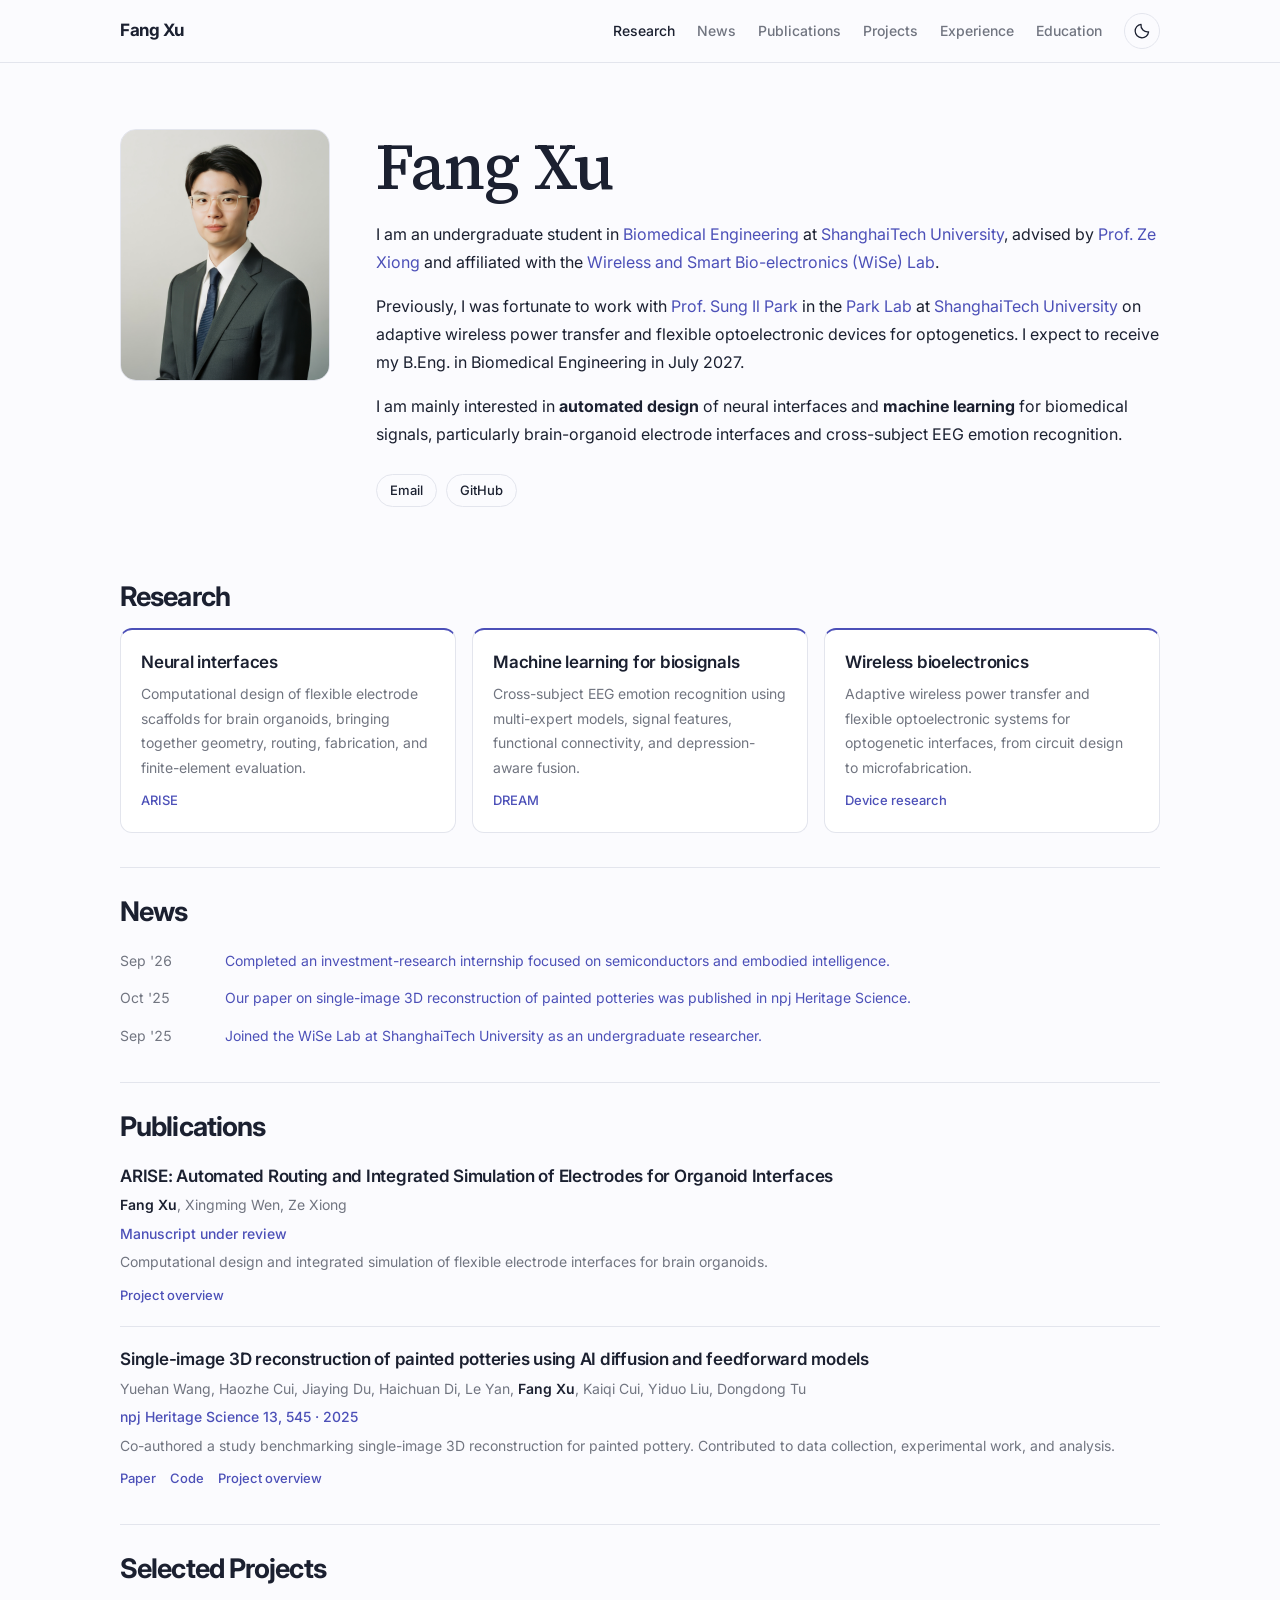
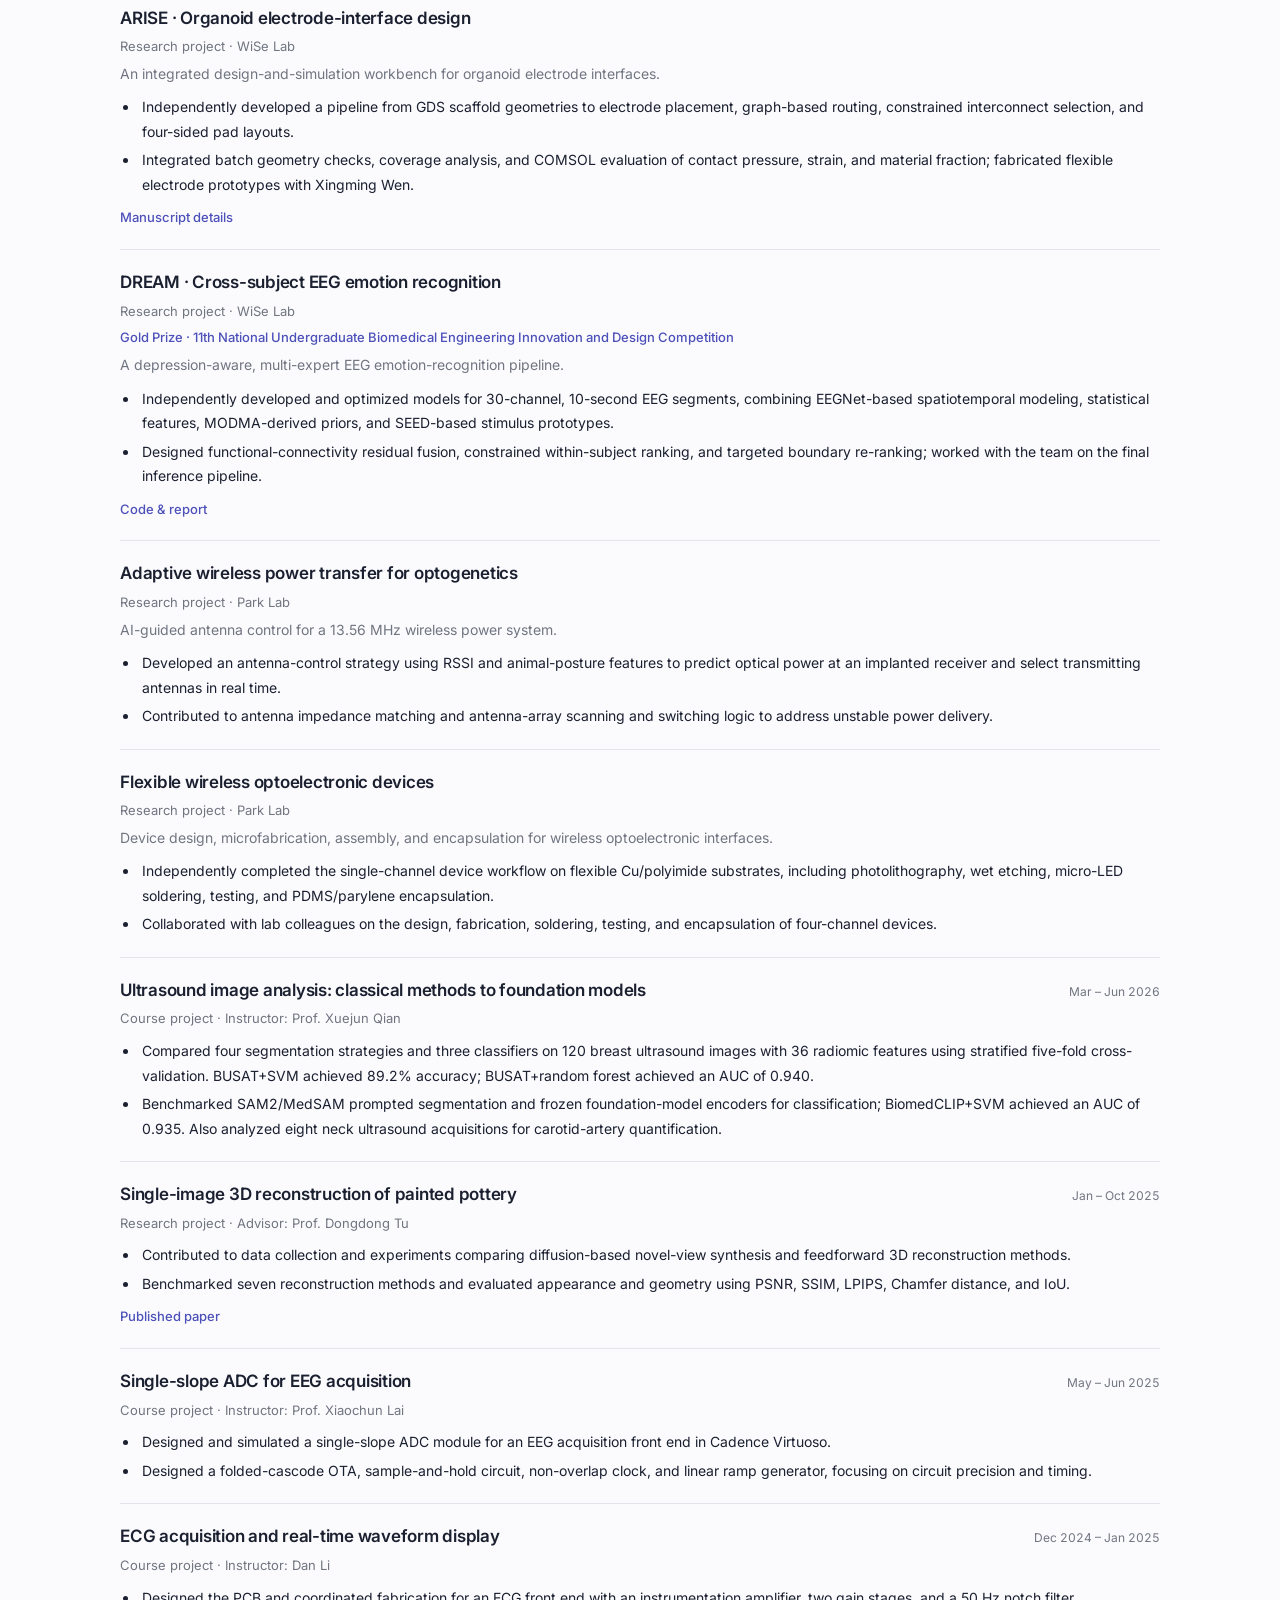
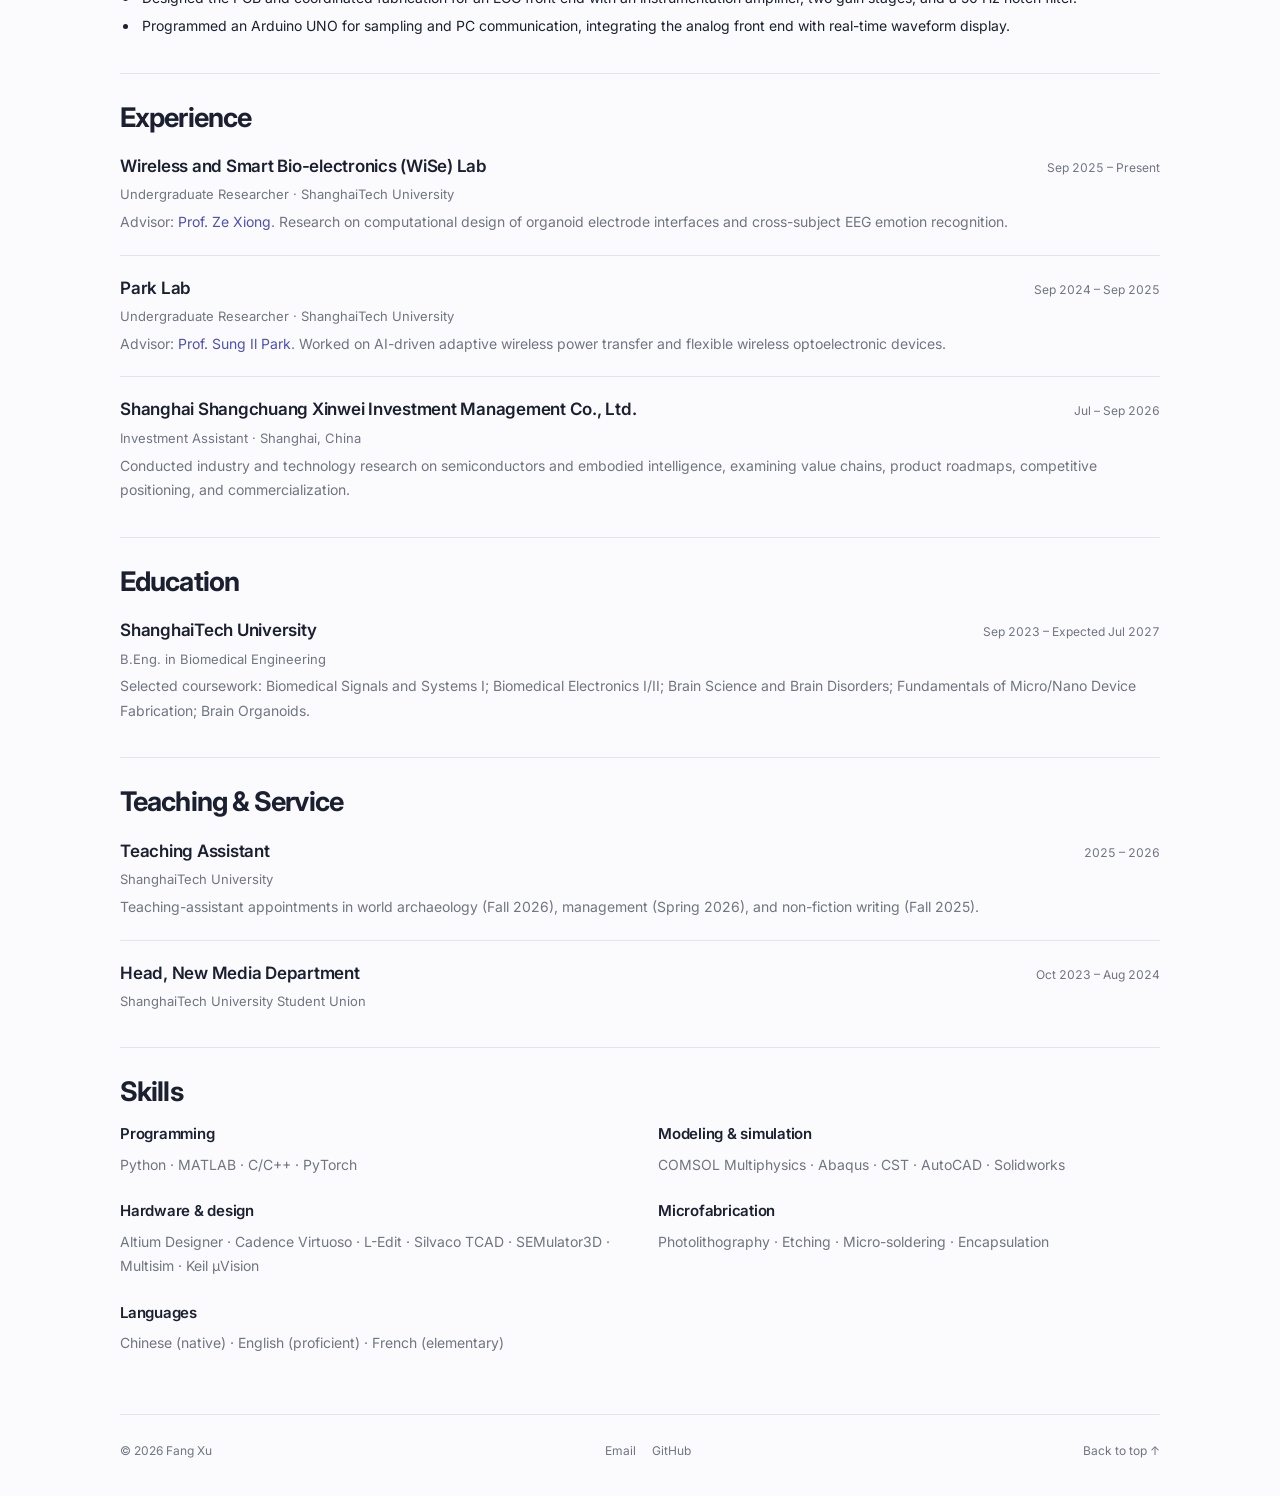
<file: index.html>
<!doctype html>
<html lang="en" data-theme="light">
<head>
  <meta charset="utf-8">
  <meta name="viewport" content="width=device-width, initial-scale=1">
  <meta name="robots" content="noindex, nofollow, nosnippet, noimageindex">
  <meta name="description" content="Fang Xu is a biomedical engineering undergraduate at ShanghaiTech University, working on neural interfaces, computational design, and machine learning for biomedical signals.">
  <meta name="author" content="Fang Xu">
  <meta property="og:title" content="Fang Xu · Biomedical Engineering">
  <meta property="og:description" content="Neural interfaces, computational design, and machine learning for biomedical signals. ShanghaiTech University.">
  <meta property="og:image" content="https://freddy-hexas.github.io/assets/portrait.jpg">
  <meta property="og:type" content="website">
  <meta name="color-scheme" content="light dark">
  <title>Fang Xu</title>
  <script>
    (() => {
      let saved;
      try { saved = localStorage.getItem('homepage-theme'); } catch {}
      const dark = saved ? saved === 'dark' : matchMedia('(prefers-color-scheme: dark)').matches;
      document.documentElement.dataset.theme = dark ? 'dark' : 'light';
    })();
  </script>
  <link rel="icon" type="image/svg+xml" href="favicon.svg">
  <link rel="preload" href="assets/fonts/source-serif-4-latin-500.woff2" as="font" type="font/woff2" crossorigin>
  <link rel="preconnect" href="https://fonts.googleapis.com">
  <link rel="preconnect" href="https://fonts.gstatic.com" crossorigin>
  <link href="https://fonts.googleapis.com/css2?family=Inter:wght@400;500;600;700&display=swap" rel="stylesheet">
  <link rel="stylesheet" href="styles.css">
  <script defer src="site.js"></script>
</head>
<body>
  <a class="skip-link" href="#main">Skip to content</a>
  <nav class="site-nav" aria-label="Main navigation">
    <div class="wrap nav-inner">
      <a class="brand" href="#about" data-name>Fang Xu</a>
      <div class="nav-links" id="nav-links">
        <a href="#research">Research</a>
        <a href="#news">News</a>
        <a href="#publications">Publications</a>
        <a href="#projects">Projects</a>
        <a href="#experience">Experience</a>
        <a href="#education">Education</a>
      </div>
      <button class="icon-button theme-toggle" id="theme-toggle" type="button" aria-label="Switch to dark theme" aria-pressed="false">
        <svg class="moon" aria-hidden="true" viewBox="0 0 24 24"><path d="M20.8 13.2A8.9 8.9 0 0 1 10.7 3.1 9 9 0 1 0 20.8 13.2Z"/></svg>
        <svg class="sun" aria-hidden="true" viewBox="0 0 24 24"><circle cx="12" cy="12" r="4"/><path d="M12 2v2m0 16v2M2 12h2m16 0h2M4.9 4.9l1.4 1.4m11.4 11.4 1.4 1.4M4.9 19.1l1.4-1.4M17.7 6.3l1.4-1.4"/></svg>
      </button>
      <button class="icon-button menu-toggle" id="menu-toggle" type="button" aria-label="Open navigation" aria-expanded="false" aria-controls="nav-links">
        <svg aria-hidden="true" viewBox="0 0 24 24"><path d="M4 6h16M4 12h16M4 18h16"/></svg>
      </button>
    </div>
  </nav>

  <main class="wrap" id="main">
    <header class="hero" id="about">
      <div class="portrait" id="portrait">
        <img src="assets/portrait.jpg" alt="Portrait of Fang Xu" width="420" height="504" fetchpriority="high" decoding="async">
      </div>
      <div class="hero-copy">
        <div class="name-row">
          <h1 data-name>Fang Xu</h1>
          <span class="name-chinese" id="name-chinese" lang="zh-CN" hidden></span>
        </div>
        <p class="tagline" id="tagline" hidden></p>
        <div class="biography" id="biography">
          <p>I am an undergraduate student in <a href="https://bme.shanghaitech.edu.cn/bme_en/" target="_blank" rel="noopener noreferrer">Biomedical Engineering</a> at <a href="https://www.shanghaitech.edu.cn/en/" target="_blank" rel="noopener noreferrer">ShanghaiTech University</a>, advised by <a href="https://bme.shanghaitech.edu.cn/bme_en/2021/0326/c8252a1073789/page.htm" target="_blank" rel="noopener noreferrer">Prof. Ze Xiong</a> and affiliated with the <a href="https://xiong-group.com/" target="_blank" rel="noopener noreferrer">Wireless and Smart Bio-electronics (WiSe) Lab</a>.</p>
          <p>Previously, I was fortunate to work with <a href="https://bme.shanghaitech.edu.cn/bme_en/2021/0326/c8252a1087808/page.htm" target="_blank" rel="noopener noreferrer">Prof. Sung Il Park</a> in the <a href="https://parklab.bme.shanghaitech.edu.cn/" target="_blank" rel="noopener noreferrer">Park Lab</a> at <a href="https://www.shanghaitech.edu.cn/en/" target="_blank" rel="noopener noreferrer">ShanghaiTech University</a> on adaptive wireless power transfer and flexible optoelectronic devices for optogenetics. I expect to receive my B.Eng. in Biomedical Engineering in July 2027.</p>
          <p>I am mainly interested in <strong>automated design</strong> of neural interfaces and <strong>machine learning</strong> for biomedical signals, particularly brain-organoid electrode interfaces and cross-subject EEG emotion recognition.</p>
        </div>
        <div class="profile-links" id="profile-links" aria-label="Profile links">
          <a class="pill" href="mailto:xufang2023@shanghaitech.edu.cn">Email</a>
          <a class="pill" href="https://github.com/Freddy-Hexas" target="_blank" rel="noopener noreferrer">GitHub <span aria-hidden="true">↗</span></a>
        </div>
      </div>
    </header>

    <section class="section" id="research" aria-labelledby="research-title">
      <h2 id="research-title">Research</h2>
      <div class="research-grid" id="research-content"></div>
    </section>

    <section class="section" id="news" aria-labelledby="news-title">
      <h2 id="news-title">News</h2>
      <div id="news-content"></div>
    </section>

    <section class="section" id="publications" aria-labelledby="publications-title">
      <h2 id="publications-title">Publications</h2>
      <div id="publications-content"></div>
    </section>

    <section class="section" id="projects" aria-labelledby="projects-title">
      <h2 id="projects-title">Selected Projects</h2>
      <div id="projects-content"></div>
    </section>

    <section class="section" id="experience" aria-labelledby="experience-title">
      <h2 id="experience-title">Experience</h2>
      <div id="experience-content"></div>
    </section>

    <section class="section" id="education" aria-labelledby="education-title">
      <h2 id="education-title">Education</h2>
      <div id="education-content"></div>
    </section>

    <section class="section" id="service" aria-labelledby="service-title">
      <h2 id="service-title">Teaching &amp; Service</h2>
      <div id="service-content"></div>
    </section>

    <section class="section" id="skills" aria-labelledby="skills-title">
      <h2 id="skills-title">Skills</h2>
      <div class="skills-grid" id="skills-content"></div>
    </section>
    <p class="content-error" id="content-error" role="status" hidden>Content is temporarily unavailable. Please try again later.</p>
  </main>

  <footer class="wrap site-footer">
    <p>© <span id="year">2026</span> <span data-name>Fang Xu</span></p>
    <div class="footer-links" id="footer-links" aria-label="Contact links"></div>
    <a href="#about" class="back-to-top">Back to top <span aria-hidden="true">↑</span></a>
  </footer>
</body>
</html>
</file>
<file: styles.css>
@font-face {
  font-family: "Source Serif 4";
  font-style: normal;
  font-weight: 500;
  font-display: swap;
  src: url("assets/fonts/source-serif-4-latin-500.woff2") format("woff2");
}
:root {
  color-scheme: light;
  --background: #fbfbfe;
  --surface: #ffffff;
  --text: #1b2030;
  --muted: #717580;
  --line: #e3e5ed;
  --accent: #4c50b8;
  --soft: #f0f0f8;
  --nav-background: rgb(251 251 254 / 95%);
  --radius: 16px;
  font-family: Inter, -apple-system, BlinkMacSystemFont, "Segoe UI", "PingFang SC", "Microsoft YaHei", sans-serif;
  font-synthesis: none;
}
:root[data-theme="dark"] {
  color-scheme: dark;
  --background: #141720;
  --surface: #1b1f2b;
  --text: #eceef7;
  --muted: #a3a8b9;
  --line: #303544;
  --accent: #b2b5ff;
  --soft: #232738;
  --nav-background: rgb(20 23 32 / 95%);
}
* { box-sizing: border-box; }
html { scroll-behavior: smooth; scroll-padding-top: 100px; }
body { margin: 0; background: var(--background); color: var(--text); font-size: 16px; line-height: 1.75; -webkit-font-smoothing: antialiased; }
[hidden] { display: none !important; }
button, a { -webkit-tap-highlight-color: transparent; }
a { color: var(--accent); text-decoration: none; text-underline-offset: 4px; }
a:hover { text-decoration: underline; }
a, button, summary { touch-action: manipulation; }
a:focus-visible, button:focus-visible, summary:focus-visible { outline: 3px solid var(--accent); outline-offset: 5px; border-radius: 4px; }
button { font: inherit; }
svg { display: block; }
.wrap { width: min(1040px, calc(100% - 56px)); margin-inline: auto; }
.muted { color: var(--muted); }
.skip-link { position: fixed; z-index: 100; top: 12px; left: 12px; transform: translateY(-160%); padding: 8px 16px; background: var(--surface); border: 1px solid var(--line); }
.skip-link:focus { transform: translateY(0); }
.site-nav { position: sticky; top: 0; z-index: 10; background: var(--nav-background); border-bottom: 1px solid var(--line); backdrop-filter: blur(16px); }
.nav-inner { display: flex; gap: 22px; align-items: center; min-height: 62px; }
.brand { margin-right: auto; color: var(--text); font-weight: 700; font-size: 17px; letter-spacing: -.5px; white-space: nowrap; }
.brand:hover { text-decoration: none; color: var(--accent); }
.nav-links { display: flex; align-items: center; gap: 22px; }
.nav-links a { color: var(--muted); font-size: 14px; font-weight: 500; white-space: nowrap; }
.nav-links a:hover, .nav-links a[aria-current="location"] { color: var(--text); }
.icon-button { display: inline-grid; place-items: center; flex-shrink: 0; width: 36px; height: 36px; padding: 8px; border: 1px solid var(--line); border-radius: 50%; color: var(--text); background: transparent; cursor: pointer; }
.icon-button:hover { background: var(--soft); }
.icon-button svg { width: 18px; height: 18px; fill: none; stroke: currentColor; stroke-width: 1.7; stroke-linecap: round; stroke-linejoin: round; }
.theme-toggle .sun, [data-theme="dark"] .theme-toggle .moon { display: none; }
[data-theme="dark"] .theme-toggle .sun { display: block; }
.menu-toggle { display: none; }
.hero { display: grid; grid-template-columns: 210px minmax(0, 1fr); gap: 46px; align-items: start; padding-block: 66px 72px; }
.portrait { width: 210px; aspect-ratio: 5 / 6; border-radius: var(--radius); overflow: hidden; background: var(--soft); border: 1px solid var(--line); }
.portrait img { display: block; width: 100%; height: 100%; object-fit: cover; object-position: 50% 25%; }
.portrait-placeholder { height: 100%; display: flex; flex-direction: column; align-items: center; justify-content: center; gap: 18px; color: var(--muted); }
.portrait-placeholder svg { width: 88px; height: 105px; fill: none; stroke: currentColor; stroke-width: 1.25; opacity: .45; }
.portrait-placeholder span { font-size: 11px; letter-spacing: .05em; }
.hero-copy { min-width: 0; }
.name-row { display: flex; align-items: baseline; gap: 22px; flex-wrap: wrap; }
h1 { font-family: "Source Serif 4", Georgia, "Times New Roman", serif; font-size: 64px; font-weight: 500; letter-spacing: -1px; line-height: 1.2; margin: 0 0 14px; overflow-wrap: anywhere; }
.name-chinese { font-size: 21px; font-weight: 600; letter-spacing: .15em; color: var(--muted); }
.tagline { margin: 0 0 16px; font-weight: 500; }
.biography p { margin: 0 0 16px; overflow-wrap: anywhere; }
.biography p:last-child { margin-bottom: 0; }
.profile-links { display: flex; flex-wrap: wrap; gap: 9px; margin-top: 26px; }
.pill { display: inline-flex; align-items: center; gap: 9px; padding: 4px 13px; border: 1px solid var(--line); border-radius: 100px; color: var(--text); font-size: 13px; font-weight: 500; }
.pill:hover { text-decoration: none; border-color: var(--accent); color: var(--accent); background: var(--surface); }
.pill span { color: var(--muted); font-size: 13px; }
.section { padding: 26px 0 34px; border-bottom: 1px solid var(--line); scroll-margin-top: 10px; }
.section:first-of-type { padding-top: 0; }
.section:last-of-type { border-bottom: 0; padding-bottom: 58px; }
h2 { margin: 0 0 13px; font-size: 27px; letter-spacing: -.9px; line-height: 1.35; font-weight: 700; }
h3 { font-size: 17px; font-weight: 600; line-height: 1.5; margin: 0 0 7px; letter-spacing: -.25px; overflow-wrap: anywhere; }
h3 a { color: var(--text); }
h3 a:hover { color: var(--accent); }
p { margin-top: 0; }
.empty-state { margin: 0; color: var(--muted); font-size: 14px; }
.research-grid { display: grid; grid-template-columns: repeat(3, minmax(0, 1fr)); gap: 16px; }
.research-grid > .empty-state { grid-column: 1 / -1; }
.research-area { border: 1px solid var(--line); border-top: 2px solid var(--accent); background: var(--surface); border-radius: 12px; padding: 20px; }
.research-area p { color: var(--muted); font-size: 14px; margin: 0; }
.timeline { display: grid; gap: 13px; margin: 0; padding: 5px 0 0; list-style: none; }
.timeline li { display: grid; grid-template-columns: 83px minmax(0, 1fr); gap: 22px; font-size: 14px; }
.entry-date { color: var(--muted); font-variant-numeric: tabular-nums; white-space: nowrap; }
.timeline p { margin: 0; overflow-wrap: anywhere; }
.earlier-news { margin-top: 17px; font-size: 13px; }
.earlier-news summary { color: var(--accent); cursor: pointer; width: fit-content; }
.earlier-news .timeline { padding-top: 14px; }
.entry { padding-block: 20px; border-bottom: 1px solid var(--line); }
.entry:first-child { padding-top: 5px; }
.entry:last-child { border-bottom: 0; padding-bottom: 0; }
.entry-heading { display: flex; align-items: baseline; justify-content: space-between; gap: 22px; }
.entry-heading h3 { margin-bottom: 0; }
.entry-period { flex-shrink: 0; color: var(--muted); font-size: 12px; font-variant-numeric: tabular-nums; }
.entry p { margin: 4px 0 0; font-size: 14px; overflow-wrap: anywhere; }
.entry .entry-role { font-size: 13px; color: var(--muted); }
.entry .venue { color: var(--accent); font-weight: 500; }
.entry .entry-highlight { color: var(--accent); font-size: 13px; font-weight: 500; }
.entry .description, .entry .authors { color: var(--muted); }
.entry .authors strong { color: var(--text); font-weight: 600; }
.entry-bullets { margin: 9px 0 0; padding-left: 19px; font-size: 14px; }
.entry-bullets li { padding-left: 3px; margin-top: 4px; overflow-wrap: anywhere; }
.entry-links { display: flex; flex-wrap: wrap; gap: 14px; margin-top: 9px; font-size: 13px; font-weight: 500; }
.skills-grid { display: grid; grid-template-columns: repeat(2, minmax(0, 1fr)); gap: 23px 36px; }
.skill-item h3 { font-size: 15px; }
.skill-item p { margin: 0; color: var(--muted); font-size: 14px; overflow-wrap: anywhere; }
.post-title { font-size: 15px; }
.content-error { color: var(--muted); padding: 16px 0; }
.site-footer { display: flex; justify-content: space-between; align-items: center; gap: 20px; padding-block: 25px 35px; border-top: 1px solid var(--line); color: var(--muted); font-size: 12px; }
.site-footer p { margin: 0; }
.footer-links { display: flex; flex-wrap: wrap; gap: 16px; }
.footer-links a { color: var(--muted); }
.back-to-top { color: var(--muted); white-space: nowrap; }
.scroll-reveal {
  opacity: 0;
  transform: translateY(32px) scale(.985);
  transition: opacity 1s cubic-bezier(.2, .8, .2, 1), transform 1s cubic-bezier(.2, .8, .2, 1);
  transition-delay: var(--reveal-delay, 0ms);
}
.scroll-reveal.is-visible { opacity: 1; transform: translateY(0) scale(1); }
@media (max-width: 900px) {
  .nav-inner { gap: 15px; }
  .nav-links { gap: 15px; }
  .nav-links a { font-size: 12px; }
  .hero { gap: 32px; }
}
@media (max-width: 720px) {
  .wrap { width: calc(100% - 40px); }
  .nav-inner { min-height: 60px; gap: 10px; }
  .menu-toggle { display: grid; }
  .nav-links { display: none; position: absolute; top: 60px; left: 0; right: 0; padding: 16px 20px 20px; background: var(--background); border-bottom: 1px solid var(--line); grid-template-columns: repeat(2, minmax(0, 1fr)); gap: 5px 20px; }
  .nav-links[data-open="true"] { display: grid; }
  .nav-links a { padding: 9px 0; font-size: 14px; }
  .hero { padding-block: 42px 48px; grid-template-columns: 140px minmax(0, 1fr); gap: 26px; align-items: start; }
  .portrait { width: 140px; }
  .portrait-placeholder { gap: 8px; }
  .portrait-placeholder svg { width: 60px; height: 72px; }
  .portrait-placeholder span { font-size: 9px; }
  h1 { font-size: 48px; margin-bottom: 5px; line-height: 1.25; }
  .biography p, .tagline { font-size: 14px; }
  .name-chinese { font-size: 17px; margin-bottom: 8px; }
  .profile-links { margin-top: 18px; }
  h2 { font-size: 24px; }
  .research-grid { grid-template-columns: 1fr; }
  .entry-heading { display: block; }
  .entry-period { display: block; margin-top: 2px; }
  .site-footer { flex-wrap: wrap; }
}
@media (max-width: 480px) {
  .hero { grid-template-columns: 1fr; gap: 24px; }
  .portrait { width: 145px; }
  h1 { font-size: 54px; }
  .section { padding-block: 25px 30px; }
  .timeline li { grid-template-columns: 68px minmax(0, 1fr); gap: 14px; }
  .site-footer { font-size: 11px; gap: 12px; }
  .skills-grid { grid-template-columns: 1fr; gap: 20px; }
}
@media (prefers-reduced-motion: reduce) {
  html { scroll-behavior: auto; }
  .scroll-reveal { opacity: 1; transform: none; transition: none; }
}
</file>
